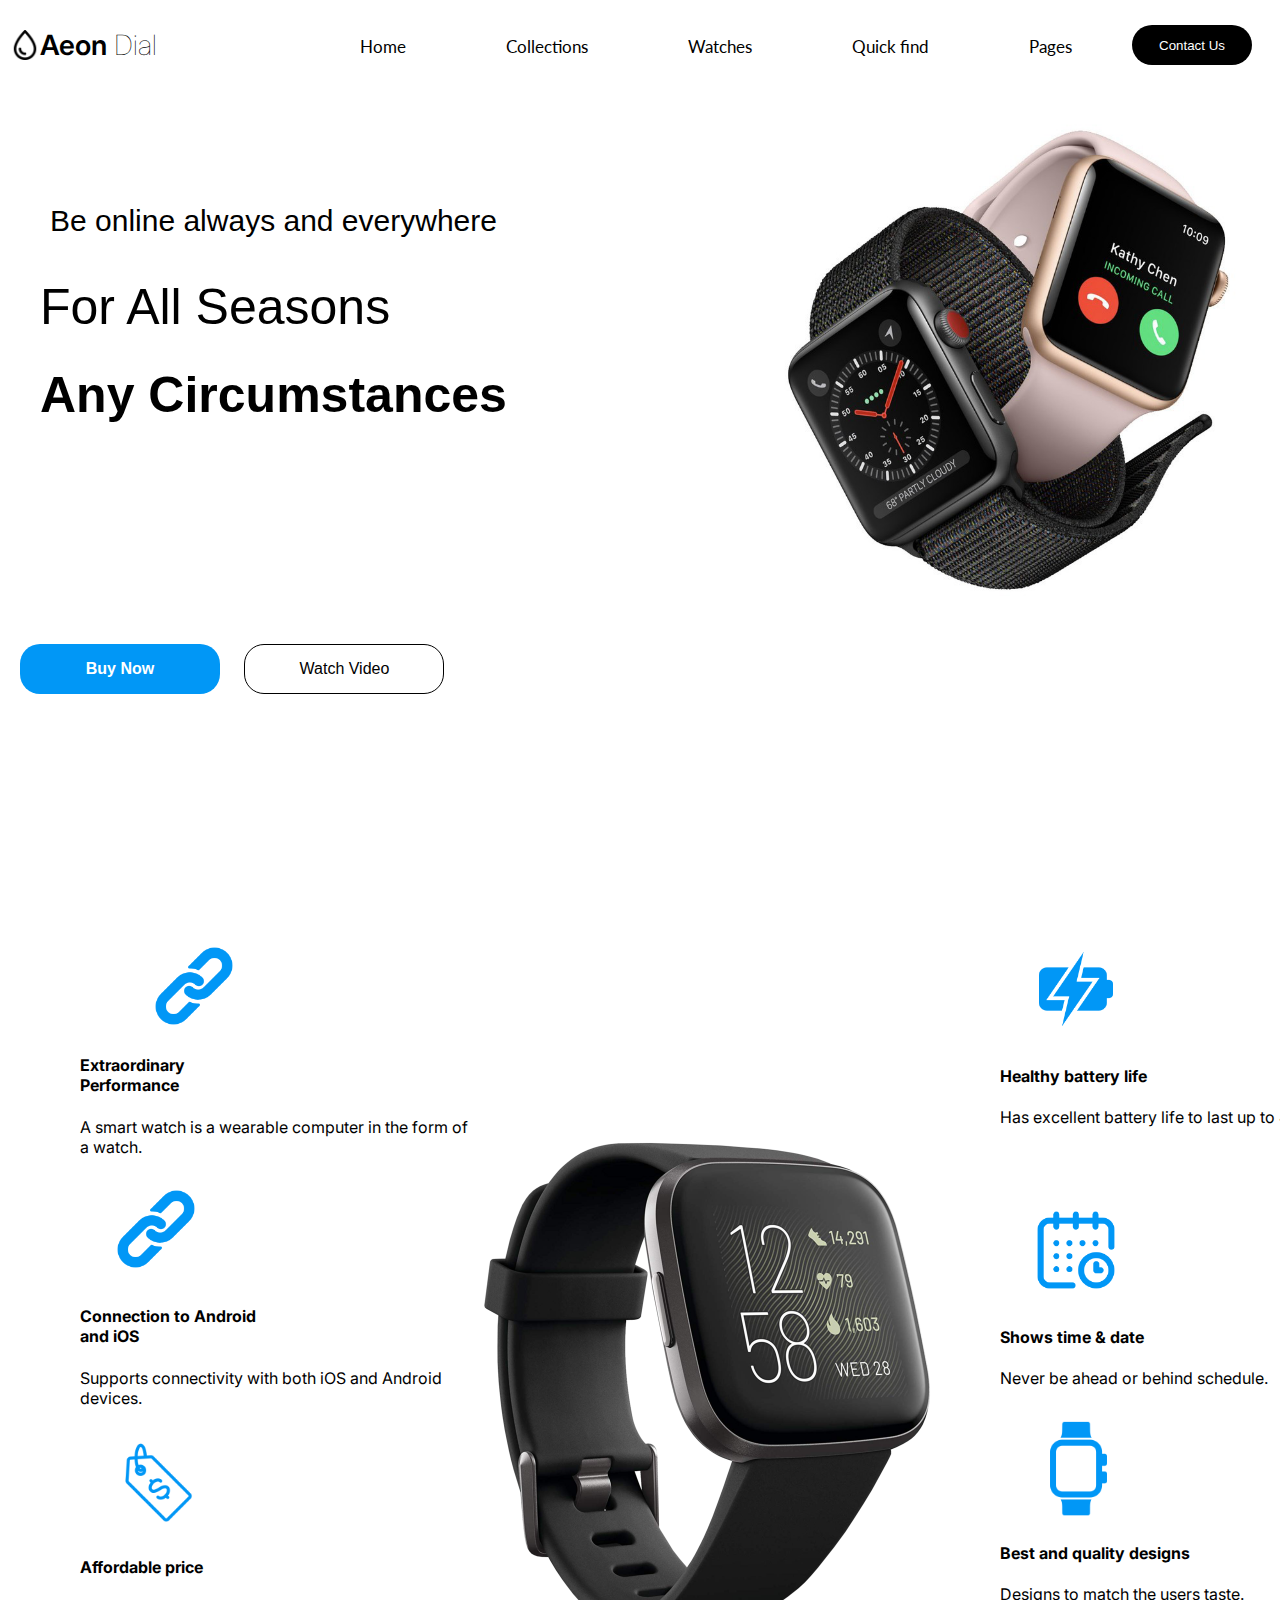
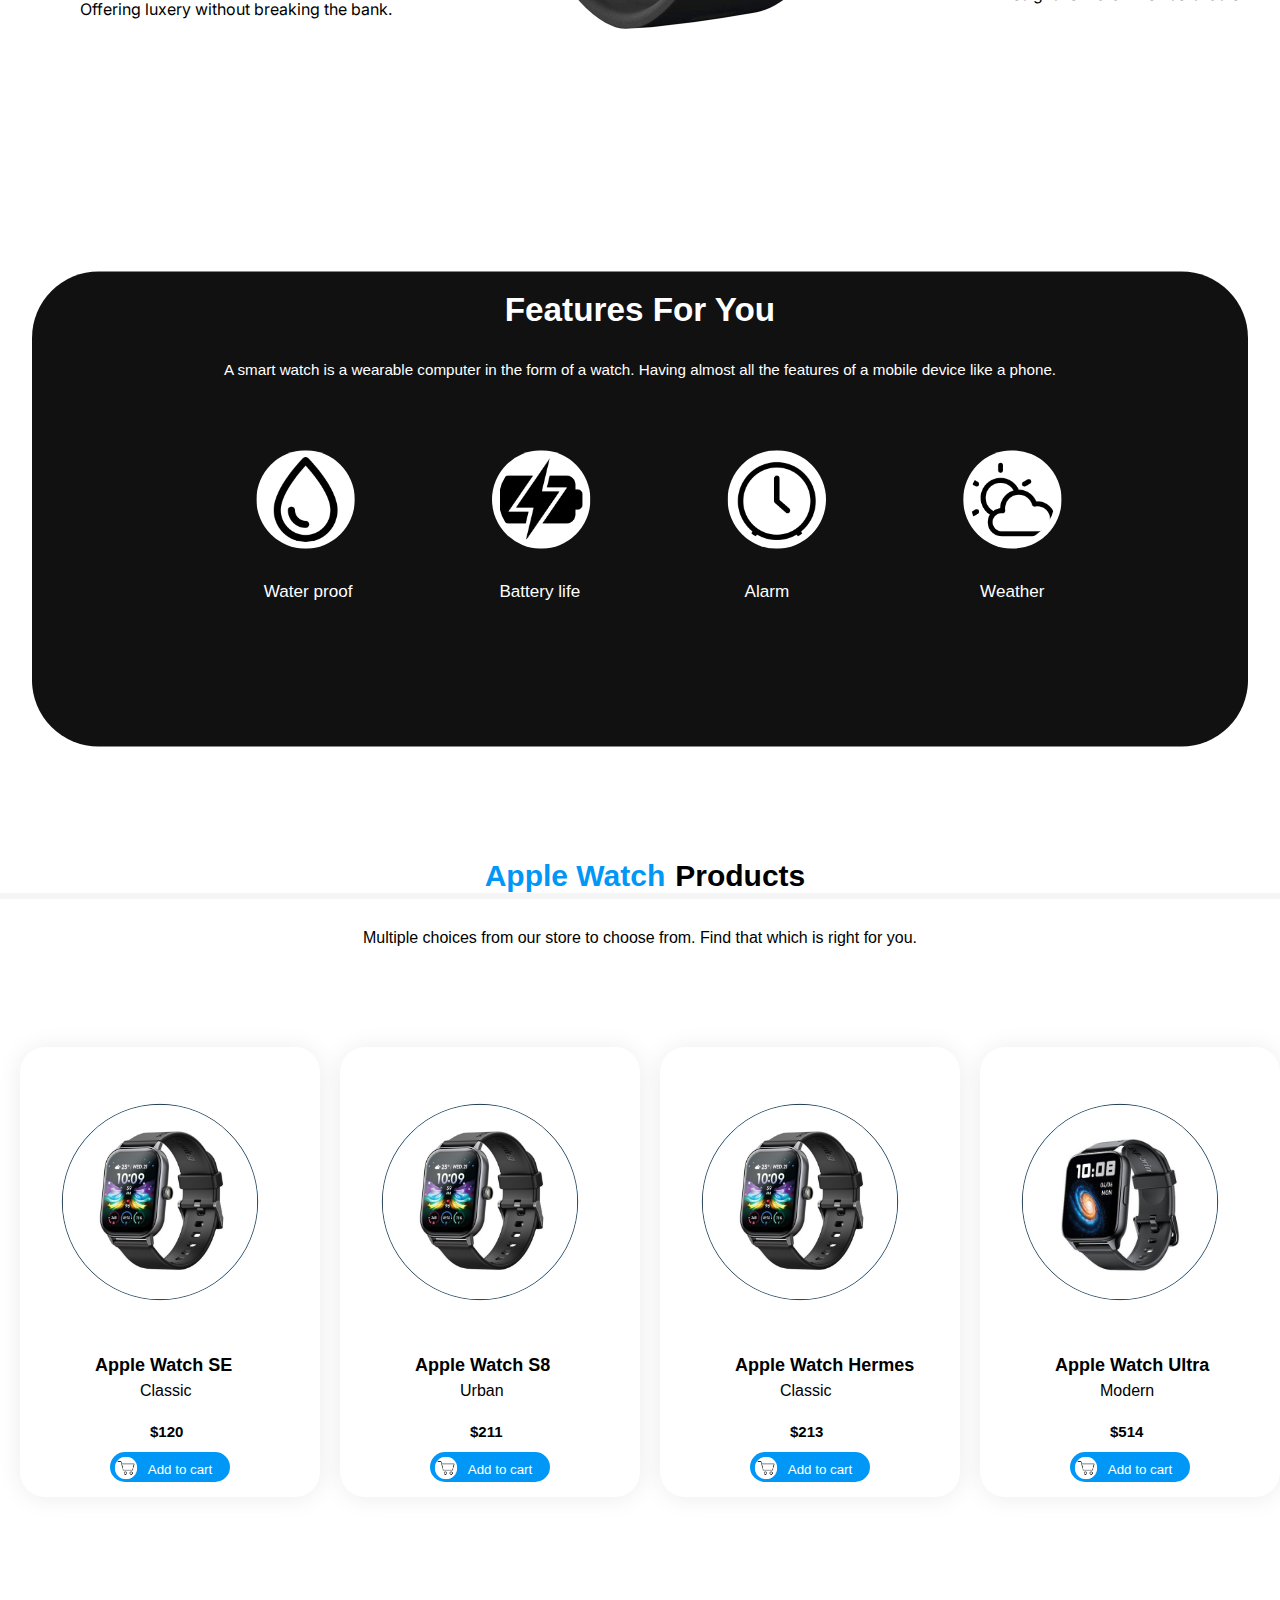
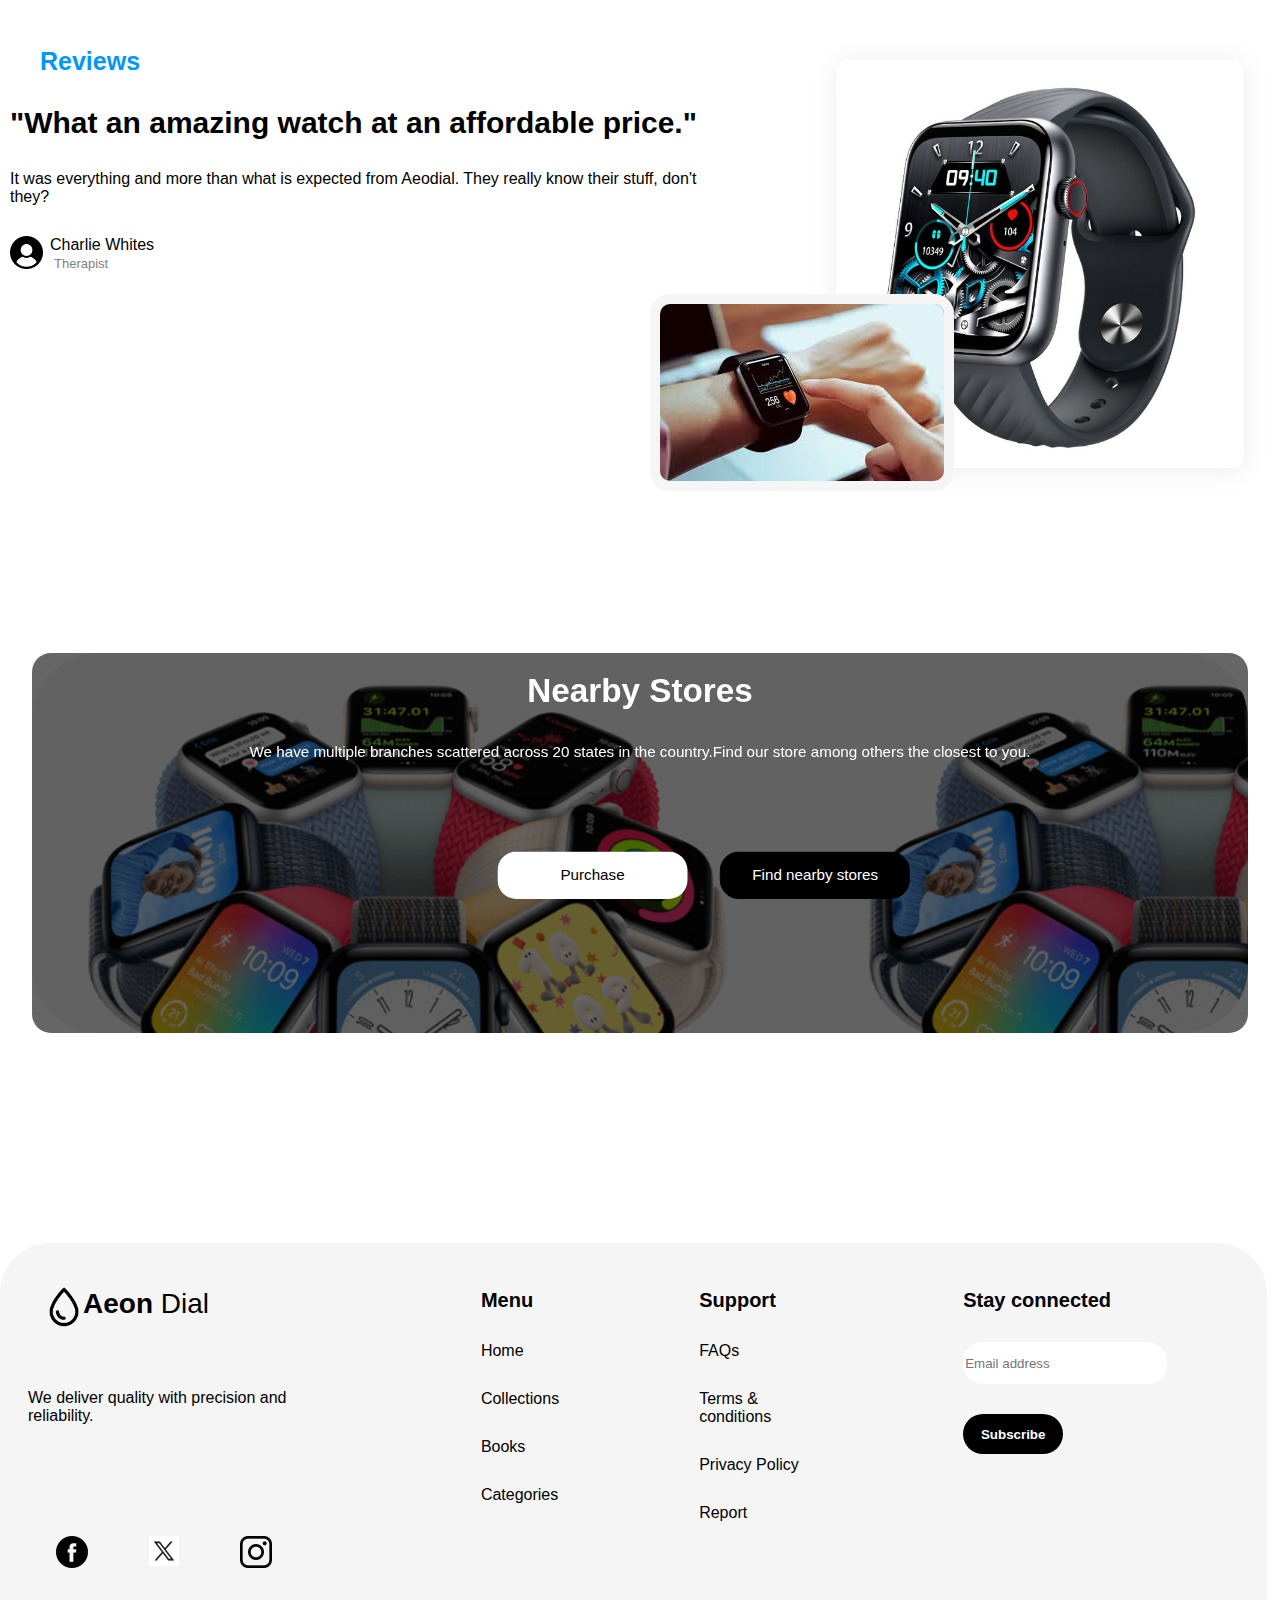
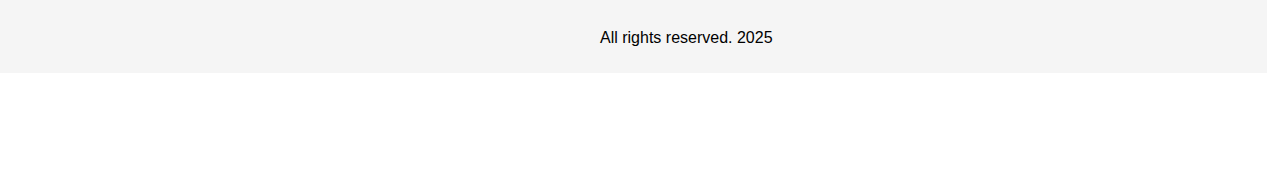
<file: index.html>
<!DOCTYPE html>
<html lang="en">

<head>
    <!-- Google tag (gtag.js) -->
<script async src="https://www.googletagmanager.com/gtag/js?id=G-0XL3SEFZ6S"></script>
<script>
  window.dataLayer = window.dataLayer || [];
  function gtag(){dataLayer.push(arguments);}
  gtag('js', new Date());

  gtag('config', 'G-0XL3SEFZ6S');
</script>
    <meta charset="UTF-8">
    <meta name="viewport" content="width=device-width, initial-scale=1.0">
    <title>Aeon Dial</title>
    <link rel="stylesheet" href="aeondial.css">
   <!--- <link
    rel="stylesheet"
    href="https://cdnjs.cloudflare.com/ajax/libs/animate.css/4.1.1/animate.min.css"
  />-->
  <link rel="preconnect" href="https://fonts.googleapis.com">
<link rel="preconnect" href="https://fonts.gstatic.com" crossorigin>
<link href="https://fonts.googleapis.com/css2?family=Inter:ital,opsz,wght@0,14..32,100..900;1,14..32,100..900&family=Lato:ital,wght@0,100;0,300;0,400;1,100;1,300;1,400;1,700;1,900&family=Manrope:wght@200..800&family=Nunito:ital,wght@0,200..1000;1,200..1000&family=Open+Sans:ital,wght@0,300..800;1,300..800&family=Poppins:ital,wght@0,100;0,200;0,300;0,400;0,500;0,600;0,700;0,800;0,900;1,100;1,200;1,300;1,400;1,500;1,600;1,700;1,800;1,900&family=Raleway:ital,wght@0,100..900;1,100..900&family=Roboto:ital,wght@0,100..900;1,100..900&display=swap" rel="stylesheet">

</head>

<body style="font-family: 'Segoe UI', Tahoma, Geneva, Verdana, sans-serif;">

    <!--Navigation Section-->
    <div class="navigationbar">
        <div class="logosection">
            <img src="aeondialimg/waterdrop.png" width="40px" id="logo">
            <p><span id="paraspan">Aeon</span> Dial</p>
        </div>
        <img src="aeondialimg/menu.jpg" width="40px" id="menu">
        <ul id="navitems">
            <li class="hideonmobile" onclick="window.location.href='index.html'">Home</li>
            <li class="hideonmobile" onclick="window.location.href='index.html'">Collections</li>
            <li class="hideonmobile" onclick="window.location.href='index.html'">Watches</li>
            <li class="hideonmobile" onclick="window.location.href='index.html'">Quick find</li>
            <li class="hideonmobile" onclick="window.location.href='index.html'">Pages</li>
               </ul>
               
        <button class="contactus">Contact Us</button>
        <img src="aeondialimg/vecteezy_shopping-cart-icon-vector-design-templates_8133644.jpg" width="70px"
            id="carticon" onclick="window.location.href='cart.html'">
        <span id="countcartitems">0</span>

    </div>
<!--Side navigation-->
<div id="move">
 <div id="sidenav">
 <div class="sidebar" id="side">
    <span id="x">+</span>
     <ul id="sidebar-items">
            <li class="white" onclick="window.location.href='index.html'">Home</li>
            <li class="white" onclick="window.location.href='index.html'">Collections</li>
            <li onclick="window.location.href='index.html'">Watches</li>
            <li onclick="window.location.href='index.html'">Quick find</li>
            <li onclick="window.location.href='index.html'">Pages</li>
        </ul>

        <!--<ul id="sidesocial">
             <li onclick="window.location.href='www.facebook.com'"><img src="aeondialimg/facebook.png" alt=""></li>
            <li onclick="window.location.href='www.x.com'"><img src="aeondialimg/x.jpg" width="60px"></li>
            <li onclick="window.location.href='www.instagram.com'"><img src="aeondialimg/instagram.png" alt=""></li>
        </ul>-->
 </div>
 </div>
 </div>
    <!--Hero section-->

    <div class="herosection">
<div id="paragraphs">
     <p1 class="animate__animated animate__fadeInLeft">Be online always and everywhere</p1>
        <p2 class="animate__animated animate__fadeInRight">For All Seasons</p2>
        <p3 class="animate__animated animate__fadeIn">Any Circumstances</p3>

</div>
       <div  id="firstwatch">
        <img src="aeondialimg/watchband.png" alt="" class="animate__animated animate__fadeInDown">
        <!-- <img id="secondwatch" src="aeondialimg/watchesdisplay.png" alt="" class="displaywatches">-->
       </div>
    <div class="buttonz">
        <button class="purchase" onclick="window.location.href='index.html'">Buy Now</button>
        <button class="watchvid" onclick="window.location.href='index.html'">Watch Video</button>
    </div>
    </div>

    <!--Showing Specs-->
    <div class="specss">
        <img src="aeondialimg/Smartwatch-PNG-Free-Download.png" alt="" id="centerimage">

        <div class="specs" id="one">
            <img src="aeondialimg/link (1).png" alt="">
            </img>
            <h4>Extraordinary Performance</h4>
            <p>A smart watch is a wearable computer in the form of a watch.</p>

        </div>
        <div class="specs" id="two">
            <img src="aeondialimg/battery-charge (1).png" alt="">

            </img>
            <h4>Healthy battery life</h4>
            <p>Has excellent battery life to last up to 46hrs.</p>
        </div>
        <div class="specs" id="three">
            <img src="aeondialimg/link (1).png" alt="">

            </img>
            <h4>Connection to Android and iOS</h4>
            <p>Supports connectivity with both iOS and Android devices.</p>

        </div>
        <div class="specs" id="four">
            <img src="aeondialimg/calendar.png" alt="">
            </img>
            <h4>Shows time & date</h4>
            <p>Never be ahead or behind schedule.</p>

        </div>
        <div class="specs" id="five">
            <img src="aeondialimg/money.png" alt="">
            </img>
            <h4>Affordable price</h4>
            <p>Offering luxery without breaking the bank.</p>


        </div>
        <div class="specs" id="six">
            <img src="aeondialimg/smart-watch.png" alt="">
            </img>
            <h4>Best and quality designs</h4>
            <p>Designs to match the users taste.</p>

        </div>


    </div>

    <!--Features card-->
    <div class="featurescard">
        <h3>Features For You</h3>
        <p4>A smart watch is a wearable computer in the form of a watch.
            Having almost all the features of a mobile device like a phone.
        </p4>

        <ul class="featureslist">
            <li>
                <p>Water proof</p><img src="aeondialimg/waterdrop.png" alt="">
            </li>
            <li>
                <p>Battery life</p><img src="aeondialimg/battery-charge.png" alt="">
            </li>
            <li>
                <p id="moving">Alarm</p><img src="aeondialimg/alarm.png">
            </li>
            <li>
                <p id="moving">Weather</p><img src="aeondialimg/cloudy.png">
            </li>
        </ul>
    </div>

    <!--Products-->
    <div class="products">
        <h3>Apple Watch <span id="blue">Products</span></h3>
        <p5>Multiple choices from our store to choose from.
            Find that which is right for you.      </p5>

        <div class="displayproducts">
            <ul>
                <li>
                    <div class="card">
                        <img class="cartadder" src="aeondialimg/smartwatch1.jpg" alt="">
                        <p class="title">Apple Watch SE</p>
                        <p class="type">Classic</p>
                        <p class="price">$120</p>
                        <button id="addtocart" onclick="addToCart('Apple Watch SE', 120, 'aeondialimg/smartwatch1.jpg' )"><img src="aeondialimg/231_-_1_-_Cart.jpg" width="32px">Add to
                            cart</button>
                    </div>
                </li>
                <li>
                    <div class="card">
                        <img class="cartadder" src="aeondialimg/smartwatch1.jpg" alt="">
                        <p class="title">Apple Watch S8</p>
                        <p class="type">Urban</p>
                        <p class="price">$211</p>
                        <button id="addtocart" onclick="addToCart('Apple Watch S8', 211, 'aeondialimg/smartwatch1.jpg')"><img src="aeondialimg/231_-_1_-_Cart.jpg" width="32px">Add to
                            cart</button>
                    </div>
                </li>
                <li>
                    <div class="card">
                        <img class="cartadder" src="aeondialimg/smartwatch1.jpg" alt="">
                        <p class="title">Apple Watch Hermes</p>
                        <p class="type">Classic</p>
                        <p class="price">$213</p>
                        <button id="addtocart" onclick="addToCart('Apple Watch Hermes',213, 'aeondialimg/smartwatch1.jpg' )"><img src="aeondialimg/231_-_1_-_Cart.jpg" width="32px">Add to
                            cart</button>
                    </div>
                </li>
                <li>
                    <div class="card">
                        <img class="cartadder" src="aeondialimg/smartwatch5.jpg" alt="">
                        <p class="title">Apple Watch Ultra</p>
                        <p class="type">Modern</p>
                        <p class="price">$514</p>
                        <button id="addtocart" onclick="addToCart('Apple Watch Ultra', 514, 'aeondialimg/smartwatch1.jpg' )"><img  src="aeondialimg/231_-_1_-_Cart.jpg" width="32px">Add to
                            cart</button>
                    </div>
                </li>
            </ul>
        </div>
    </div>

    <!--Reviews-->
    <div class="reviews">
        <p>Reviews</p>
        <h3>"What an amazing watch at an affordable price."</h3>
        <p2>
        It was everything and more than what is expected from Aeodial.
        They really know their stuff, don't they?
        </p2>
        <section>
            <img src="aeondialimg/user-3296.png" width="32px">
            <span>Charlie Whites</span>
            <p3>Therapist</p3>
        </section>
        <img src="aeondialimg/watchpreview.jpg" alt="" id="person">
        <img src="aeondialimg/smartwatch2.jpg" alt="" id="thewatch">
    </div>

    <!--Stores-->
    <div class="stores">
        <h3>Nearby Stores</h3>
        <p>
           We have multiple branches scattered across 20 states in the country.
           <span id="break"> Find our store among others the closest to you.</span></p>

        <button class="buy">Purchase</button>
        <button class="places">Find nearby stores</button>
    </div>

    <!--Footer-->

    <div class="footer">
        <div class="footerlogosection">
            <img src="aeondialimg/waterdrop.png" alt="" id="footerlogo">
            <p><span id="footer-paraspan">Aeon</span> Dial</p>
        </div>

        <p class="p">We deliver quality with precision and reliability.</p>

        <ul class="socials">
            <li><img src="aeondialimg/facebook.png" alt=""></li>
            <li><img src="aeondialimg/x.jpg" width="60px"></li>
            <li><img src="aeondialimg/instagram.png" alt=""></li>
        </ul>

        <ul class="column-one">
            <li id="head1">Menu</li>
            <li>Home</li>
            <li>Collections</li>
            <li>Books</li>
            <li>Categories</li>
        </ul>

        <ul class="column-two">
            <li id="head2">Support</li>
            <li>FAQs</li>
            <li>Terms & conditions</li>
            <li>Privacy Policy</li>
            <li>Report</li>
        </ul>

        <ul class="column-three">
            <li id="head3">Stay connected</li>
            <li><input type="text" placeholder="Email address"></li>
            <li><button id="subscribe">Subscribe</button></li>
        </ul>

        <p class="rights">All rights reserved. 2025</p>

    </div>

    
    
<script src="aeondial.js"></script>
<script>
    // for sidebar menu
   const sidebar= document.getElementById("side")
   const openMenu= document.getElementById("menu")
   const closeMenu= document.getElementById("x")

   openMenu.addEventListener("click", function(){
  sidebar.style.transform="translate(0px)"

})
closeMenu.addEventListener("click", function(){
  sidebar.style.transform="translate(310px)"
})

//const navbar= document.querySelector(".navigationbar")
navbar.addEventListener("click", function(){
  sidebar.style.transform="translate(0px)"
})
</script>
</body>

</html>
</file>
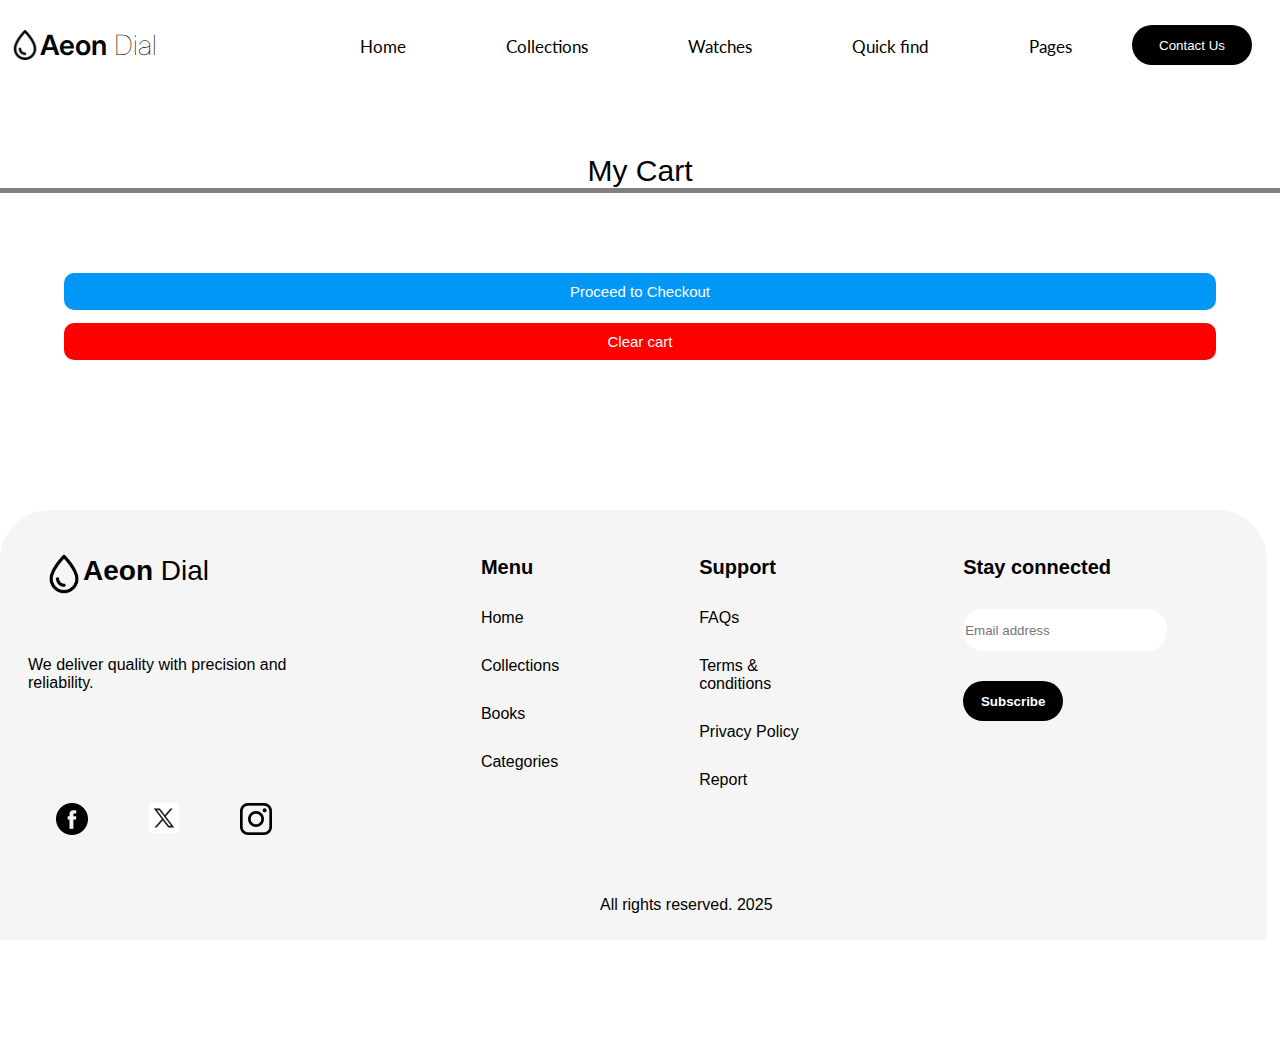
<file: cart.html>
<!DOCTYPE html>
<html lang="en">

<head>
    <meta charset="UTF-8">
    <meta name="viewport" content="width=device-width, initial-scale=1.0">
    <title>Shopping Cart</title>
    <link rel="stylesheet" href="aeondial.css">
    <link rel="stylesheet" href="cart.css">
    <link rel="preconnect" href="https://fonts.googleapis.com">
    <link rel="preconnect" href="https://fonts.gstatic.com" crossorigin>
    <link
        href="https://fonts.googleapis.com/css2?family=Inter:ital,opsz,wght@0,14..32,100..900;1,14..32,100..900&family=Lato:ital,wght@0,100;0,300;0,400;1,100;1,300;1,400;1,700;1,900&family=Manrope:wght@200..800&family=Nunito:ital,wght@0,200..1000;1,200..1000&family=Open+Sans:ital,wght@0,300..800;1,300..800&family=Poppins:ital,wght@0,100;0,200;0,300;0,400;0,500;0,600;0,700;0,800;0,900;1,100;1,200;1,300;1,400;1,500;1,600;1,700;1,800;1,900&family=Raleway:ital,wght@0,100..900;1,100..900&family=Roboto:ital,wght@0,100..900;1,100..900&display=swap"
        rel="stylesheet">

</head>

<body>

    <body style="font-family: 'Segoe UI', Tahoma, Geneva, Verdana, sans-serif;">

        <!--Navigation Section-->
        <div class="navigationbar">
            <div class="logosection">
                <img src="aeondialimg/waterdrop.png" width="40px" id="logo">
                <p><span id="paraspan">Aeon</span> Dial</p>
            </div>
            <img src="aeondialimg/menu.jpg" width="40px" id="menu">
            <ul id="navitems">
                <li class="hideonmobile">Home</li>
                <li class="hideonmobile">Collections</li>
                <li class="hideonmobile">Watches</li>
                <li class="hideonmobile">Quick find</li>
                <li class="hideonmobile">Pages</li>
            </ul>

            <button class="contactus">Contact Us</button>
            <img src="aeondialimg/vecteezy_shopping-cart-icon-vector-design-templates_8133644.jpg" width="70px"
                id="carticon" onclick="window.location.href='cart.html'">
            <span id="countcartitems" style="display:none">0</span>

        </div>
        <!--Side navigation-->
        <div id="move">
 <div id="sidenav">
 <div class="sidebar" id="side">
    <span id="x">+</span>
     <ul id="sidebar-items">
            <li class="white" onclick="window.location.href='index.html'">Home</li>
            <li class="white" onclick="window.location.href='index.html'">Collections</li>
            <li onclick="window.location.href='index.html'">Watches</li>
            <li onclick="window.location.href='index.html'">Quick find</li>
            <li onclick="window.location.href='index.html'">Pages</li>
        </ul>

        <ul id="sidesocial">
             <li onclick="window.location.href='www.facebook.com'"><img src="aeondialimg/facebook.png" alt=""></li>
            <li onclick="window.location.href='www.x.com'"><img src="aeondialimg/x.jpg" width="60px"></li>
            <li onclick="window.location.href='www.instagram.com'"><img src="aeondialimg/instagram.png" alt=""></li>
        </ul>
 </div>
 </div>
 </div>

        <h5>My Cart</h5>
        <div id="cartitems">

        </div>
        <div id="checkoutdiv">
            <button class="proceed">Proceed to Checkout</button>
            <button id="emptycart">Clear cart</button>
        </div>

        <!--Footer-->
        <div class="footer">
            <div class="footerlogosection">
                <img src="aeondialimg/waterdrop.png" alt="" id="footerlogo">
                <p><span id="footer-paraspan">Aeon</span> Dial</p>
            </div>

            <p class="p">We deliver quality with precision and reliability.</p>

            <ul class="socials">
                <li><img src="aeondialimg/facebook.png" alt=""></li>
                <li><img src="aeondialimg/x.jpg" width="60px"></li>
                <li><img src="aeondialimg/instagram.png" alt=""></li>
            </ul>

            <ul class="column-one">
                <li id="head1">Menu</li>
                <li>Home</li>
                <li>Collections</li>
                <li>Books</li>
                <li>Categories</li>
            </ul>

            <ul class="column-two">
                <li id="head2">Support</li>
                <li>FAQs</li>
                <li>Terms & conditions</li>
                <li>Privacy Policy</li>
                <li>Report</li>
            </ul>

            <ul class="column-three">
                <li id="head3">Stay connected</li>
                <li><input type="text" placeholder="Email address"></li>
                <li><button id="subscribe">Subscribe</button></li>
            </ul>

            <p class="rights">All rights reserved. 2025</p>

        </div>
        <script src="aeondial.js"></script>
        <script>
            // for sidebar menu
            const sidebar = document.getElementById("side")
            const openMenu = document.getElementById("menu")
            const closeMenu = document.getElementById("x")

            openMenu.addEventListener("click", function () {
                sidebar.style.transform = "translate(0px)"

            })
            closeMenu.addEventListener("click", function () {
                sidebar.style.transform = "translate(310px)"
            })

            const navbar = document.querySelector(".navigationbar")
            navbar.addEventListener("click", function () {
                sidebar.style.transform = "translate(0px)"
            })

            //Load cart from local storage
            const cart = JSON.parse(localStorage.getItem("cart")) || []
            const cartContainer = document.getElementById("cartitems")
            const total = document.getElementById("total")

            if (cart) {
                cart.forEach(item => {
                    const div = document.createElement("div")
                    div.classList.add('cartitem')
                    div.innerHTML =
                        `<div class="itembox"> 
            <img width = "40px" src= ${item.image}></img>
            <p>${item.name} - $${item.price.toFixed(2)}</p>
          <div class="control">
    <div class="number-control">
        <button class="decreasebtn">-</button>
        <span class="numberdisplay">${item.qty}</span>
        <button class="increasebtn">+</button>
        <span style="display:none" class="baseprice">${item.price.toFixed(2)}</span>
        <div class="totalprice"><span class="sub">Sub-total:</span>$${item.price.toFixed(2)}</div>
    </div>
</div>
<span class= "close">+</span>
</div>
            `
                    cartContainer.appendChild(div)

                    document.querySelectorAll(".cartitem").forEach(deletebtn => {
                        const deleteitem = deletebtn.querySelector(".close")
                        const oneitem = document.querySelector('.cartitem')

                        deleteitem.addEventListener("click", function () {

                            oneitem.innerHTML = ''

                        })

                    })
                })
            } else {
                let innerHTMLOfCart = '<p>Your cart is empty. Kindly go to the hompage to get started.</p>'
                cartContainer.innerHTML = innerHTMLOfCart
            }



            //Loop through the cart and display the items
            /* cart.forEach(item => {
                 const div= document.createElement("div")
                 div.classList.add('cartitem')
                 div.innerHTML=
                 `<div class="itembox"> 
                 <img width = "40px" src= ${item.image}></img>
                 <p>${item.name} - $${item.price.toFixed(2)}</p>
               <div class="control">
         <div class="number-control">
             <button class="decreasebtn">-</button>
             <span class="numberdisplay">${item.qty}</span>
             <button class="increasebtn">+</button>
             <span style="display:none" class="baseprice">${item.price.toFixed(2)}</span>
             <div class="totalprice"><span class="sub">Sub-total:</span>$${item.price.toFixed(2)}</div>
         </div>
     </div>
     <span class= "close">+</span>
     </div>
                 `
                 cartContainer.appendChild(div)
                 
      document.querySelectorAll(".cartitem").forEach(deletebtn =>{
        const deleteitem = deletebtn.querySelector(".close")
        const oneitem= document.querySelector('.cartitem')
     
         deleteitem.addEventListener("click", function(){
         
             oneitem.innerHTML=''
         
      })
     
             })
      })
      */
            document.addEventListener("DOMContentLoaded", function () {
                const pricedisplay = control.querySelector(".baseprice")

            })
            const emptycart = document.getElementById("emptycart")
            emptycart.addEventListener("click", empty)
            function empty() {
                document.querySelector('.cartitem').innerHTML = ''
                localStorage.removeItem("cart") || localStorage.clear()
                window.location.href = "cart.html"
            }


        </script>
        <script src="cart.js"></script>
    </body>

</html>
</file>
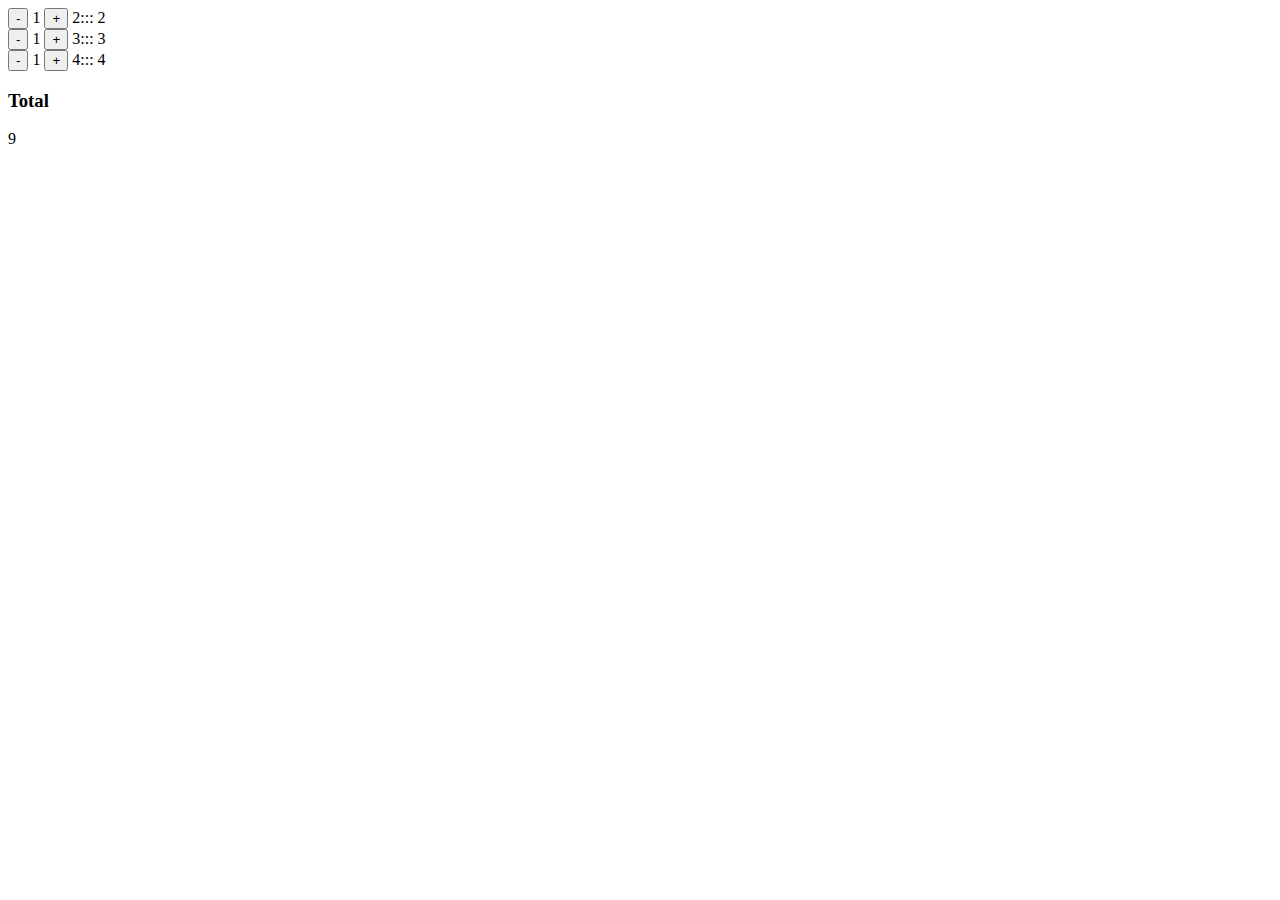
<file: test.html>
<!DOCTYPE html>
<html lang="en">

<head>
    <meta charset="UTF-8">
    <meta name="viewport" content="width=device-width, initial-scale=1.0">
    <title>Document</title>
</head>

<body>
<div class="control">
    <div class="number-control">
        <button class="decreasebtn">-</button>
        <span class="numberdisplay">1</span>
        <button class="increasebtn">+</button>
        <span class="baseprice">2</span>:::
         <span class="totalprice">2</span>
    </div>
</div>

<div class="control">
    <div class="number-control">
        <button class="decreasebtn">-</button>
        <span class="numberdisplay">1</span>
        <button class="increasebtn">+</button>
        <span class="baseprice">3</span>:::
         <span class="totalprice">3</span>
    </div>
</div>

<div class="control">
    <div class="number-control">
        <button class="decreasebtn">-</button>
        <span class="numberdisplay">1</span>
        <button class="increasebtn">+</button>
        <span class="baseprice">4</span>:::
        <span class="totalprice">4</span>
    </div>
</div>

<div class="total">
    <h3>Total</h3><span id="total">0</span>
</div>
    <script>
        const totalgranddisplay =document.getElementById("total")
        let grandtotal= 0
function updateGrandTotal(){
    
    document.querySelectorAll(".control").forEach(control => {
        const totalPrice = parseInt(control.querySelector(".totalprice").textContent)
        grandtotal += totalPrice
    });
    totalgranddisplay.textContent= grandtotal
}

console.log(totalgranddisplay.innerHTML)
        document.querySelectorAll(".number-control").forEach(control => {
            const decreasebtn = control.querySelector(".decreasebtn")
            const increasebtn = control.querySelector(".increasebtn")
            const pricedisplay = control.querySelector(".baseprice")
            const quantitydisplay = control.querySelector(".numberdisplay")
            const totalpricedisplay= control.querySelector(".totalprice")

        
            const baseprice = parseInt(pricedisplay.textContent)
           let quantity = 1
           const updateDisplay= () =>{
            quantitydisplay.textContent = quantity
           const totalprice= quantity * baseprice
            totalpricedisplay.textContent = totalprice
            updateGrandTotal()
           }
            decreasebtn.addEventListener("click", function () {
                if (quantity > 1) {
                    quantity--
                    updateDisplay()

                }
            })
            increasebtn.addEventListener("click", function () {
                quantity++
                updateDisplay()
            })
        })



updateGrandTotal()


        /*
         document.querySelectorAll(".number-control").forEach(control => {
                    const quantitydisplay = control.querySelector(".numberdisplay")
                    const decreasebtn= control.querySelector(".decreasebtn")
                   const increasebtn= control.querySelector(".increasebtn")
                     const pricedisplay=control.querySelector(".amount")
                   
                     let value = 1
                   const incremnetVal= parseInt(pricedisplay.textContent)
                   let currentcount= parseInt(quantitydisplay.textContent)
        
                     decreasebtn.addEventListener("click", function(){
                        if(value > 1){
                        value--;
                        quantitydisplay.textContent= value
                        
                        }
                     })
        increasebtn.addEventListener("click", function(){
                        value++
                        quantitydisplay.textContent= value
                      
                     })
                })
        */


    </script>

</body>

</html>
</file>
<file: aeondial.css>
html, body{
  scroll-behavior: smooth;
  width: 100%;
  height: 100%;
  margin: 0;
  padding: 0;
  font-family: Manrope;
}

.navigationbar{
  display: flex;
  flex-direction: row;
 margin-right: 20px;
  width: 100%;
}

#navitems{
  display: flex;
  transform: translate(270px)
}
#navitems li{
  display: block;
  margin-right: 100px;
  font-size: 17px;
  transform: translateY(20px);
  font-family:Lato
}


.navigationbar button{
  display: block;
  height: 40px;
  width: 120px;
  padding: 10px;
  border-radius: 20px;
  border: none;
  color: white;
  background-color: black;
  transform: translate(230px, 25px);
  transition: 0.3s ease
}
.navigationbar button:hover{
  border: 1px solid black;
  color: black;
  background: white
}
#carticon{
  display: block;
  height: 70px;
  transform: translate(260px, 10px) scale(0.5);
  border: 2px solid;
  border-radius: 50%;
  transition: 0.3s ease
}

#carticon:hover{
  background: black;
  
}
#countcartitems{
  background-color: red;
  height: 30px;
  width: 30px;
 padding: 10px;
  border-radius: 50%;
  display: flex;
  justify-content: center;
  align-items: center;
  transform:translate(215px,33px) scale(0.4);
  font-size: 25px;
  font-family: sans;
  
}


.logosection{
  display: flex;
  flex-direction: row;
  transform: translateY(20px);
  font-family:Inter
}


#logo{
  width: 50px;
  height: 50px;
  scale: 0.6
}



.logosection p{
  font-weight: 100;
  font-size: 28px;
  position: absolute;
  width: 250px;
  transform: translate(40px,-20px);
  font-family: 
}
.logosection span{
  font-weight: 600
}

#side{
  transition: 0.3s ease;
  transform: translate(310px)
}
.sidebar{
  flex-direction: column;
  background: black;
  color: white;
  width: 300px;
  height: 120vh;
  padding: 5px;
z-index: 1;
  right: 0;
  top: 0;
  transition:0.6s ease;
position: absolute;
  display: none;
  
}
#menu{
  display: none
}
.sidebar ul{
 font-size: 20px;
  font-weight: 200
}
.sidebar li{
  display: block;
  margin-bottom: 20px;
  transform: translate(0px, 0px)
}

.sidebar #sidesocial{
  display: flex;
  scale: 0.3
}
#sidesocial li{
  display: block;
  background: white;
  margin-right: 120px;
  border-radius: 10px;
  transform: translate(-120px, 20px)
}


.white{
  background: white;
  width: 230px;
  color: black;
  padding: 5px;
  border-radius: 20px;
  transform: translate(-20px);
  display: flex;
  font-weight: 600;
  padding-left: 10px
}
#menu{
  position: absolute
}
#x{
  transform:translate(-20px, 100px) rotate(45deg);
  display: flex;
  font-size: 40px;
}

.herosection p1{
  display: flex;
  transform: translate(30px,150px);
  font-size: 30px;
  font-weight: 100;
  
}


.herosection p2{
  display: flex;
  font-size: 50px;
    transform: translate(20px,170px);
  margin-top: 20px
}
.herosection p3{
  display: flex;
   font-size: 50px;
    transform: translate(20px,200px);
  font-weight: 600
}

 #centerimage{
 scale: 0.5;
   transform: translate(390px, -200px)
}
.specss{
 height: 850px;
  margin-top: 100px
}
.specs{
  transform: translateY(-1000px);
  font-family:Inter
}
.specs h4{
  width: 200px
}
#one{
  width: 400px;
  transform: translate(80px, -1100px)
}
#one img{
  transform: translate(50px,20px) scale(0.6)
}
#two{
   width: 400px;
  transform: translate(1000px, -1360px)
}
#two img{
  scale: 0.6;
  transform: translate(20px, 20px)
}

#three{
   width: 400px;
  transform: translate(80px, -1350px)
}

#three img{
  scale: 0.6;
  transform: translate(20px, 20px)
}

#four{
   width: 350px;
  transform: translate(1000px, -1600px)
}
#four img{
  scale: 0.6;
  transform:  translate(20px, 20px)
}

#five{
 width: 400px;
  transform: translate(80px, -1600px)
   
}

#five img{
  scale: 0.73;
  transform:  translate(20px, 20px)
}
#six{
 width: 350px;
  transform: translate(1000px, -1845px)
   
}
#six img{
  scale: 0.73;
  transform:  translate(20px, 20px)
 
}


.herosection img{
  display: flex;
  transform: translate(120px,-080px) scale(0.8);
  
}
#paragraphs{
  transform: translate(20px, -20px)
}
//#paragraphs p3{
  transform: translateY(10px)
}
#firstwatch{
  transform:  translate(530px,-220px) scale(0.8);
  width: 640px
}
.play{
  display: flex;
 
}

.herosection button{
  width: 200px;
  height: 50px;
  padding: 0px;
 font-size: 16px;
  font-family: 'Segoe UI', Tahoma, Geneva, Verdana, sans-serif;
  background-color: white;
  color: black;
  border-radius: 20px;
  border: 1px solid black;
  margin-right: 20px;
  transform: translate(20px, -400px);
  transition: 0.3s ease
}
.herosection{
  height: 800px
}

.herosection .purchase{
  background-color: #0197f6;
  color: white;
  border: none;
  font-weight: 600;
  transition: 0.3s ease
}
.purchase:hover{
  color: #0197f6;
  background: white;
  border: 1px solid
}
.watchvid:hover{
  color: #0197f6;
  background: white;
  border: 1px solid
}
.featurescard{
 background: #111;
  transform: scale(0.95);
  border-radius: 70px;
  height: 500px
}

.featurescard h3{
  display: flex;
  justify-content: center;
  font-size: 35px;
  color: white;
 transform: translateY(20px)
}
.featurescard p4{
  color: white;
  display: flex;
  justify-content: center;
  transform: translateY(20px)
} 

.featurescard ul{
  color: white;
  display: flex;
  justify-content: center;
  align-items: center;
  transform: translateY(200px)
}
.featurescard li{
  margin-right: 100px;
  transform: translate(50px);
  display: block;
  font-size: 18px;

}
.featurescard img:hover{
  transform:translateY(-200px) scale(0.6)
}

.featurescard img{
  background-color: white;
  transform: translateY(-200px) scale(0.7);
  border-radius: 50%;
  padding: 10px;
    transition: 0.3s ease
}
.featurescard p{
  transform: translate(30px)
}
#moving{
 transform: translate(40px)
}
.products h3{
  display: flex;
  justify-content: center;
  margin-top:100px;
  font-size: 30px;
  color: #0197f6;
  border-bottom: 6px solid whitesmoke
}
#blue{
 color: black;
  transform: translate(010px)
}

.products p5{
  display: flex;
  justify-content: center
}
.card{
  width: 300px;
  height: 450px;
  display: flex;
  flex-direction: column;
  justify-content: center;
  box-shadow: 0px 1px 25px rgba(0,0,0,0.08);
  margin-right: 20px;
  border-radius: 25px;
  line-height: 10px
  }
.displayproducts ul{
  display: flex;
  justify-content: center
}

.displayproducts li{
  display: block
}
.displayproducts img{
  transform: scale(0.7);
  margin-right: 20px;
  border:1px solid;
  border-radius: 50%;
  background: #0197f6
}
.products{
  margin-top:100px;
  margin-bottom: 150px
}

.displayproducts{
  margin-top: 100px
}

.card .title{
  font-weight: 600;
  transform: translate(75px);
  font-size: 18px;
  margin-bottom: 0px;
  width: 200px
}


.type{
  transform: translate(120px);
  width: 50px
}
.price{
  transform: translate(130px);
  font-size: 15px;
  font-weight: 600;
  width: 50px
}
.card button{
   display: block;
  height: 30px;
  width: 120px;
  padding: 10px;
  border-radius: 20px;
  border: none;
  color: white;
  background-color: #0197f6;
 transform: translate(90px);
  padding-left: 30px;
  justify-content: center
}
.card button img{
 display: flex;
  transform: translate(-30px, -10px) scale(0.7);
  position: absolute;
  border: none
}
.reviews{
  margin-bottom:-300px
}

.reviews p{
  font-size: 25px;
  transform: translate(40px);
  font-weight: 600;
  color:#0197f6;
  width: 100px
}
.reviews h3{
  transform: translate(10px);
  font-size: 30px
}
.reviews p2{
  max-width: 700px;
 display: flex;
  transform: translate(10px)
  
}
.reviews section {
 display: flex;
  flex-direction: row;
  width: 200px;
  transform: translate(10px, 30px);

}
.reviews section img{
  position: absolute;
  width: 33px
}
section p3{
  transform: translate(-60px, 20px);
  font-size: 13px;
  color:gray
}
section span{
  transform: translate(40px);
 
}
#person{
display: flex;
  transform: translate(650px, 70px);
 position: absolute;
  z-index: 1;
   border: 10px solid whitesmoke;
  border-radius: 20px
}
#thewatch{
  transform: translate(700px, -300px) scale(0.6);
  z-index: 0;
   box-shadow: 0px 3px 45px rgba(0,0,0,0.08);
  border-radius: 20px
}
.stores{
   background: #111;
  transform: scale(0.95);
  border-radius: 70px;
  height:400px;
  background-image: url("aeondialimg/watchesdisplay.png");
}
.stores::before{
   content: "";
  position: absolute;
  top:0;
  left: 0;
  width: 100%;
  height: 100%;
  background:rgba(0,0,0,0.6);
  border-radius: 20px
}

.stores h3{
  display: flex;
  justify-content: center;
  font-size: 35px;
  color: white;
 transform: translateY(20px) 
}

.stores p{
    color: white;
  display: flex;
  justify-content: center;
  transform: translateY(20px)
}
.buy, .places{
 width: 200px;
  height: 50px;
  padding: 0px;
 font-size: 16px;
  font-family: 'Segoe UI', Tahoma, Geneva, Verdana, sans-serif;
  background-color: white;
  color: black;
  border-radius: 20px;
  border: 1px solid black;
  margin-right: 30px;  
}
.places{
    transform: translate(490px, 100px);
  color: white;
  background-color: black;
  justify-content: center;
  transition: 0.3s ease
}


.places:hover{
   color: black;
  background-color: white;
}

.buy{
    transform: translate(490px, 100px);
  border: none;
  transition: 0.3s ease
}
.buy:hover{
   color: white;
  background-color: black;
}

button:hover{
  cursor: pointer
}

.footer{
  margin-top: 200px;
  background: whitesmoke;
  border-start-start-radius: 50px;
  border-start-end-radius: 50px;
  display: flex;
  height: 430px;
  position: absolute;
  margin-bottom: 100px;
  width: 99%
}

.footerlogosection{
  display:block
}
.footerlogosection img{
  transform: scale(0.3)
}

.footerlogosection p{
  font-weight: 100;
  transform: translate(83px, -115px);
  font-size: 28px
}
.footerlogosection span{
  font-weight: 600
}

.p{
  transform: translate(-100px, 130px)
}

.socials{
  display: flex;
 transform: translate(0px, 260px);
  position: absolute
}
.socials li{
  display: block;
  margin-right: 30px;
  scale: 0.5
} 
.rights{
  display: flex;
  position: absolute;
  transform: translate(600px, 370px)
}

.column-one, .column-two, .column-three{
 display: flex;
  flex-direction: column;
transform: translate(-00px,30px);
  font-weight: 600
}
.column-one li, .column-two li, .column-three li{
  display: block;
  font-weight: 200;
  margin-bottom: 30px;
  margin-right: 100px
}
#head1, #head2, #head3{
  font-weight: 600;
  font-size: 20px;
}
.footer input{
  width: 200px;
  height: 40px;
  border-radius: 20px;
  border:none
}
.footer button:hover{
   color: black;
  background-color: white;
}
.footer button{
  width: 100px;
  height: 40px;
  padding: 3px;
  border-radius: 20px;
  background: black;
  color: white;
 font-weight: 600;
  border:none;
  transition: 0.3s ease
}


@media(max-width:780px){
  .hideonmobile{
    color: white
  }
  .navigationbar{
    width: 100%;

  }
  .sidebar{
    display: flex; 
    position: fixed;
  }
 
  #navitems li{
    margin-right: -0px
  }
 html .contactus{
    transform:translate(530px, 25px);
    position: absolute;
  }
  
  #menu{
    right: 0;
    top: 26px;
    transform: translate(-10px) scale(0.8);
    border: 1px solid;
    border-radius: 50%;
    background: black;
    display: block;
    
  }
  
  .herosection p1{
    font-size: 20px
  }
  .herosection p2{
    font-size: 30px
  }
  .herosection p3{
    font-size: 35px
  }
  
  .herosection img{
    width: 440px;
  
  }
  #firstwatch{
    transform: translate(240px, -30px);
  }
  
  .herosection button{
    transform: translate(20px,-110px) scale(0.99)
  }
  #centerimage{
    width:900px;
    transform: translate(500px,-350px);
    
  }
 html .specss{
    margin-top:-180px;
    width: 810px;
 scale: 0.7;
   transform: translate(-250px);

  }
  
  #one{
    transform: translate(150px, -1150px)
  }
  #two{
     transform: translate(840px, -1415px);
    width: 340px
  }
  
  #four{
    width: 200px
  }
  #five{
    transform: translate(140px, -1500px)
  }
  #six{
    transform: translate(900px, -1750px);

  }
 #three{
    margin-left: 20px;
  }
  #four{
margin-right: 40px;
  }
  #five{
    margin-left: 20px;
  }
  .featurescard p4{
    width: 650px;
    transform: translate(80px)
  }
  .featurescard li{
    scale: 0.8;
    margin-right: 40px;
    transform: translate(10px)
  }
  
  
  .displayproducts ul{
    display: grid;
    grid-template-columns: repeat(2,1fr);
    transform: translate(20px);
    gap: 20px;
  }
  .displayproducts img{
   
  }
  .type,.price{
    margin-left:10px
  }
  .price{
    margin-top: 0px;
    margin-left: 5px;
  }
.cartadder{
    margin-left:20px;
  }
  .reviews{
    margin-bottom: 100px;
  
  }
  .reviews h3{
    width: 500px;
  }
  .reviews p2{
    width: 380px;
  }
  
  #thewatch{
   width: 400px;
 transform: translate(400px,-100px) ;
  }
  
  #person{
    transform: translate(200px,100px);
margin: 0px;
    animation: float 3s ease infinite
  }
  @keyframes float{
    0%{
margin-top: 0px;
    }
    50%{
      margin-top: 20px;
    }
    100%{
margin-top: 0px;
    }
  }
  
  .stores button{
    transform: translate(190px,80px)
  }
  .stores p{
    width: 500px;
     transform: translate(150px,0px)
  }
  .footer{
    width: 100%
  }
  
 .column-one, .column-two, .column-three{
 display: flex;
  flex-direction: column;
transform: translate(-70px,30px);
  font-weight: 600
}
.column-one li, .column-two li, .column-three li{
 font-size: 14px;
  margin-bottom: 20px;
  margin-right: 10px
} 
  
  .rights{
    display: flex;
    justify-content: center;
    transform: translate(350px, 370px)
  }
  input:focus{
    outline: none
  }
  
  
  #firstwatch{
    width: 400px
  }
  .column-three li{
    width: 140px
  }
  .column-three li input{
    width: 160px
  }
  
   html, body{
     margin: 0;
  padding: 0;
    max-width: 100%;
    position: relative;
    overflow-x: hidden
  }
}


@media(max-width:480px){
  .navigationbar{
     box-shadow: 0px 1px 25px rgba(0,0,0,0.08);
 z-index: 2;
 
  }
  html, body{
     margin: 0;
  padding: 0;
    max-width: 100%;
    position: relative;
    overflow-x: hidden
  }
  #navitems{
    margin-right:-300px;
  }
  .hideonmobile{
   visibility: hidden;
  }
  
  .logosection{
    transform: translate(140px,10px) scale(00.9)
  }
  .logosection #paraspan{
    margin-right:-8px
  }
  #carticon{
    transform: translate(-100px)scale(0.5)
  }
  #countcartitems{
    transform: translate(-150px,20px) scale(0.4)
  }
  #menu{
    transform: translate(-20px, -7px) scale(0.8)
  }
  
  #paragraphs{
    transform: translate(90px, 150px);
    line-height: 10px;
    font-family: Lato;
 
  }
  #paragraphs p1{
    font-size: 17px;
  }
  #paragraphs p2{
    font-size: 23px;
  }
  #paragraphs p3{
    font-size: 25px;
    margin-left: 10px;
  }
  #firstwatch{
    transform: translate(-70px, -90px) scale(0.65)
  }
  #paragraphs p2{
    width: 200px;
   margin-left: 50px
  }
  
  .herosection button{
    display: inline;
    justify-content: center;
    align-items: center;
    scale: 0.85;
    margin-right: 50px;
    margin-top: 60px;
    margin-left: 20px;
  }
  .buttonz{
    display: flex;
  }
 
  #sidenav li{
    font-size: 15px
  }
 html .specss{
    display: flex;
    flex-direction: column;
    padding-top: 500px;
  width: 710px;
    overflow: hidden;
    margin-top: -550px;
   height: 180vh;
  padding-top: 600px;
   margin-bottom: -340px
  }
  .specs{
    scale: 1.2;
   
  }

   #one{
    transform: translate(180px, -1250px);

  }
  .specs h4{
    font-size:19px
  }
 .specs p{
  font-size: 17px;
 }
  #one h4{
    justify-content: center;
    transform: translate(90px);
    width: 400px;

  }
  #one img{
    transform: translate( 130px, 20px) scale(0.5)
  }
  #one p{
    transform: translate(-20px);
    width: 500px
  }
  #two{
     transform: translate(190px, -1215px);
    width: 340px
  }
   #two h4{
    justify-content: center;
    transform: translate(90px);
    width: 400px
  }
  #two img{
    transform: translate( 160px, 20px) scale(01)
  }
  #two p{
    transform: translate(10px);
    width: 500px
  }
  #three{
     transform: translate(160px, -1165px);
    
  }
  
   #three h4{
    justify-content: center;
    transform: translate(80px);
    width: 400px
  }
  #three img{
    transform: translate(210px, 20px) scale(01)
  }
  #three p{
    transform: translate(10px);
    width: 500px
  }
  
  #four{
    width: 200px;
   transform: translate(150px, -720px);

  }
   #four h4{
    justify-content: center;
    transform: translate(130px);
    width: 400px
  }
  #four img{
    transform: translate(230px, 20px) scale(01)
  }
  #four p{
    transform: translate(70px);
    width: 500px
  }
  
  
  #five{
    transform: translate(115px, -690px)
  }
  
   #five h4{
    justify-content: center;
    transform: translate(180px);
    width: 400px
  }
  #five img{
    transform: translate(230px, 20px) scale(01)
  }
  #five p{
    transform: translate(75px);
    width: 500px
  }
  #six{
    transform: translate(140px, -620px);
padding-bottom: 100px;
  }
  
   #six h4{
    justify-content: center;
    transform: translate(130px);
    width: 400px
  }
  #six img{
    transform: translate( 210px, 20px) scale(01)
  }
  #six p{
    transform: translate(115px);
    width: 500px
  }
  .specss{
    padding-bottom: 170px;
  }
  #centerimage{
    transform: translate(-60px, 70px) scale(0.8)
  }
  .featurescard{
    height: 81vh;
    margin-top: 100px;
  }
  .featurescard ul{
   display:grid;
    grid-template-columns: repeat(2, 1fr);
    transform: translateY(100px)
  }
  .featurescard h3{
    width: 400px;
    margin-left: 20px;
    display: flex;
    justify-content: center;
    font-size: 25px;
    font-family: Lato;
  }
  .featurescard p4{
    width: 330px;
    font-size: 15px;
    margin-left: -20px;
  }
  .products p5{
    width: 400px;
    display: flex;
    justify-content: center;
    transform: translate(20px)
  }
  .products h3{
    width: 100%
  }
  .displayproducts ul{
    display: grid;
    grid-template-columns: repeat(2,1fr);
    transform: translate(-85px,-20px);
    gap: 20px;
  }
  .displayproducts li{
    margin-right: -260px;
    margin-top: -100px;
    width: 270px
  }
  .displayproducts .card{
    scale: 0.65;
    height: 440px
  }
  .displayproducts img{
    margin-left: 20px
  }
  .displayproducts button img{
    margin-left: 0px
  }
  .type{
    margin-left: 5px;
  }
  .price{
    margin-left: 0px;
  }
  .title{
    font-family: Inter;
    font-size:18px ;
  }
  .reviews p{
    border-bottom: 3px solid grey;
    width: 90%;
    
  }
  .reviews{
    margin-bottom: 0px;
    font-family:Lato
  }
  .reviews p{
    font-size: 20px
  }
  .reviews h3{
    font-size: 17px;
    width: 390px
  }
  #thewatch{
    scale: 0.6;
    transform: translate(140px, -100px);
    
  } 
  #person{
    scale: 0.6;
    transform: translate(0px, 210px);

  }
  .stores p{
    font-size: 14px;
    transform:translate(10px);
    width: 390px
  }
  
  .stores button{
    transform: translate(40px, 100px);
    width: 160px
      }
  
  .stores #break{
    display: flex;
    position: absolute;
    transform: translate(-20px,60px)
  }
  .stores h3{
  scale:0.96;
    font-family:Inter
  }
  .footer{
    width: 100%;
    overflow: hidden;
    height: 110vh
  }
  .footer .footerlogosection{
  transform:translate(65px);
  }
  .footerlogosection p{
    font-size: 25px;
  }
  .footerlogosection img{
    margin-top: -10px;
    scale: 0.90;
    transform: translate(0px, -9px) scale(0.3);
  }
  .footer .p{
    font-size: 13px;
    display: flex;
    justify-content: center;
    transform: translate(50px, 90px);
    position: absolute 
  }
  .column-one{
    transform: translate(-130px,200px)
  }
  .column-two{
    transform: translate(-40px,200px)
  }
  .column-three{
    transform: translate(-385px,450px);
    margin-bottom: 20px;
  }
  .column-three input{
   min-width: 240px
  }
  
  
  .footer .socials{
    transform: translate(-60px, 630px) scale(0.6)
  }
  .rights{
    width: 200px;
    transform: translate(100px, 700px)
  }
 
  html, body{
    width: 100%;
    scroll-behavior: smooth;
    scrollbar-width: none;
   
  }
  
  .sidebar{
    transform: translate(0px)
  }
 html .contactus{
    display: none;
  
  }
  .navigationbar li{
    width: 0px
  }
  
  .herosection p1, .herosection p3{
    width: 300px
  }
  #paragraphs{
    width: 310px
  }
  
   #carticon{
    transform: translate(210px)scale(0.5)
  }
  #countcartitems{
    transform: translate(170px,20px) scale(0.4);
    
  }
  .navigationbar{
    position: fixed;
    z-index: 1;
    background: white
  }
  .herosection {
    margin-top: 100px
  }
}
@media(max-width:360px){
  .rights{
     transform: translate(80px, 700px)
}
  .stores p{
    font-size: 14px;
    transform:translate(10px);
    width: 390px
  }
  
  .stores button{
     width: 170px;
    margin-top: 20px;
    transform: translate(100px, 50px);
  }
  
  .stores #break{
    display: flex;
    position: absolute;
    transform: translate(-35px,50px)
  }
  .reviews p{
    width:370px;
    font-size:17px
  }
  .reviews h3{
  width:370px
  }
}
/*@media(max-width:414px){
 
  .featurescard{
    height: 70vh
  }
  .featurescard h3{
    margin-left: 10px
  }
  .featurescard p4{
    transform: translate(60px)
  }
  .displayproducts ul{
  transform: translate(-80px)
  }
  .products p5{
    transform: translate(10px);
  }
  .displayproducts .card{
    scale: 0.61
  }
  .displayproducts img{
    margin-left: 30px
  }
  .displayproducts button img{
    margin-left: 0px
  }
  .reviews {
    margin-top: -100px
  }
  .stores p{
    transform: translate(28px)
  }
  .stores{
    margin-bottom: -50px
  }
  .stores #break{
    position: absolute;
    transform: translate(0px, 20px)
  }
  .stores button{
    font-size: 14px
  }
  .footer{
    height:85vh 
  }
 #paragraphs{
    transform: translate(40px, 156px)
  }
  .animate__fadeInLeft{
    margin-left:12px
  }
  #one p{
    margin-left: -9px
  }
  #firstwatch{
    scale: 01;
    margin-left: -10px
  }
  .displayproducts .card .title{
   margin-left: -3px;
    letter-spacing: 0.1px
  }
  .reviews p{
    font-weight: 100;
    border-bottom: 2px solid grey;
    width: 90%;
  }
}


//@media(max-width:390px){
 
 
  .logosection{
    transform: translate(110px,10px) scale(0.8)
  }
  
  #firstwatch{
    transform: translate(-100px, -50px) scale(0.75)
  }  
  #paragraphs{
    transform: translate(30px, 210px) scale(0.8)
  }
  .herosection button{
    margin-right: 10px;
    transform: translate(10px, -100px)
  }
  #one{
  width: 400px;
  transform: translate(161px, -1220px)
}
  #two{
  width: 400px;
  transform: translate(170px, -1200px)
}
  #three{
  width: 400px;
  transform: translate(150px, -1160px)
}
  #three h4{
    transform: translate(80px)
  }
  #three img{
    transform: translate(240px, 30px)
  }
  
  #centerimage{
    scale: 0.43;
    transform: translate(-190px,70px)
  }
  #four{
  width: 400px;
  transform: translate(178px, -740px)
}
  #five{
  width: 400px;
  transform: translate(124px, -700px)
}
  #six{
    margin-left: -30px
  }
  
  .specss{
    padding-bottom: 50px
  }
  
  .featurescard{
    margin-top: 100px
  }
  .featurescard h3{
    font-size: 30px
  }
  .featurescard p4{
    font-weight: 100;
    transform: translate(40px)
  }
  
  
  
  .products p5{
    font-weight: 100;
    width: 360px
  }
  
  .reviews p{
  border-bottom: 3px solid gray;
    width: 100%
  }
  .reviews h3{
    width: 365px
  } 
  .reviews p2{
    width: 365px;
    font-size: 15px;
    font-family: sans
  }
  
  .stores p{
    width: 380px;
    margin-left: -15px
  }
  .stores button{
    width: 170px;
    margin-right: 20px;
    transform: translate(10px, 100px)
  }
  .stores #break{
    margin-left: 20px;
    transform: translate(0px, 20px)
  }
   .footer .footerlogosection{
  transform:translate(60px)
  }
  .footer .p{
    font-size: 13px;
    display: flex;
    justify-content: center;
    transform: translate(60px, 90px);
  }
  .column-one{
    transform: translate(-130px,200px)
  }
  .column-two{
    transform: translate(-10px,200px)
  }
  .column-three{
    transform: translate(-370px,450px)
  }
  .footer .socials{
    margin-left: -0px
  }
  .rights{
    margin-left: -20px
  }
  #side{
    
  }
}

//@media (max-width:375px){
   .logosection{
    transform: translate(110px,10px) scale(0.8)
  }
  
  #firstwatch{
    transform: translate(-100px, -50px) scale(0.75)
  }  
  #paragraphs{
    transform: translate(20px, 210px) scale(0.8)
  }
  .herosection button{
    margin-right: 10px;
    transform: translate(10px, -100px)
  }
  #one{
  width: 400px;
  transform: translate(161px, -1220px)
}
  #two{
  width: 400px;
  transform: translate(170px, -1200px)
}
  #three{
  width: 400px;
  transform: translate(150px, -1160px)
}
  #three h4{
    transform: translate(80px)
  }
  #three img{
    transform: translate(240px, 30px)
  }
  
  #centerimage{
    scale: 0.43;
    transform: translate(-190px,70px)
  }
  #four{
  width: 400px;
  transform: translate(178px, -740px)
}
  #five{
  width: 400px;
  transform: translate(124px, -700px)
}
  #six{
    margin-left: -30px;
  }
  
  
  .specss{
    padding-bottom: 100px
  }
  
  .featurescard{
    margin-top: 100px
  }
  .featurescard h3{
    font-size: 30px;
    margin-left: -6px
  }
  .featurescard p4{
    font-weight: 100;
    transform: translate(40px)
  }
  
  .products h3{
    font-size: 20px
  }
  
  .products p5{
    font-weight: 100;
    width: 360px;
    font-size: 13px
  }
  .displayproducts .card{
    margin-left: -10px;
    scale: 0.56;
    margin-top: -40px
  }
  
  .reviews{
    margin-top: -150px
  }
  .reviews p{
  border-bottom: 3px solid gray;
    width: 100%
  }
  .reviews h3{
    width: 365px
  } 
  .reviews p2{
    width: 365px
  }
  
  .stores p{
    width: 380px;
    margin-left: -22px
  }
  .stores button{
    width: 170px;
    margin-right: 10px;
    transform: translate(10px, 100px)
  }
  .stores #break{
    margin-left: 20px;
    transform: translate(0px, 20px)
  }
   .footer .footerlogosection{
  transform:translate(60px)
  }
  .footer .p{
    font-size: 13px;
    display: flex;
    justify-content: center;
    transform: translate(60px, 90px);
  }
  .column-one{
    transform: translate(-130px,200px)
  }
  .column-two{
    transform: translate(-10px,200px)
  }
  .column-three{
    transform: translate(-370px,450px)
  }
  .footer .socials{
    margin-left: -0px
  }
  .rights{
    margin-left: -20px
  }

}

//@media(max-width:360px){
  .logosection{
    transform: translate(110px,10px) scale(0.8)
  }
  
  #firstwatch{
    transform: translate(-120px, -50px) scale(0.75)
  }  
  #paragraphs{
    transform: translate(10px, 210px) scale(0.8)
  }
  .herosection button{
    margin-right: 10px;
    transform: translate(10px, -100px)
  }
  #one{
  width: 400px;
  transform: translate(161px, -1220px)
}
  #one p{
    width: 390px
  }
  
  #two{
  width: 400px;
  transform: translate(170px, -1200px)
}
  #two p{
    margin-left: -13px
  }
  #three{
  width: 400px;
  transform: translate(140px, -1160px)
}
  #three h4{
    transform: translate(80px)
  }
  #three img{
    transform: translate(240px, 30px)
  }
  
  #centerimage{
    scale: 0.43;
    transform: translate(-190px,70px)
  }
  #four{
  width: 400px;
  transform: translate(178px, -740px)
}
  #five{
  width: 400px;
  transform: translate(104px, -700px)
}
  #six{
    margin-left: -50px
  }
  
  .specss{
    padding-bottom: 140px
  }
  
  .featurescard{
    margin-top: 100px;
    height: 60vh
  }
  .featurescard h3{
    font-size: 30px;
    margin-left: -15px
  }
  .featurescard p4{
    font-weight: 100;
    transform: translate(40px);
    font-size: 15px
  }
  .featurescard img{
    scale: 0.9
  }
  
  
  .products p5{
    font-weight: 100;
    width: 360px
  }
  
  .reviews p{
  border-bottom: 3px solid gray;
    width: 100%
  }
  .reviews h3{
    width: 365px
  } 
  .reviews p2{
    width: 365px
  }
  
  .stores p{
    width: 350px;
    margin-left: -25px
  }
  .stores button{
    width: 170px;
    margin-top: 20px;
    transform: translate(100px, 50px);
    
  }
  .stores #break{
    margin-left: 20px;
    transform: translate(-5px, 250px)
  }
   .footer .footerlogosection{
  transform:translate(60px)
  }
  .footer .p{
    font-size: 13px;
    display: flex;
    justify-content: center;
    transform: translate(60px, 90px);
  }
  .column-one{
    transform: translate(-130px,200px)
  }
  .column-two{
    transform: translate(-30px,200px)
  }
  .column-three{
    transform: translate(-370px,450px)
  }
  .footer .socials{
    margin-left: -0px
  }
  .rights{
    margin-left: -20px
  }
 
}*/
@media(min-height:px){
  .featurescard {
    padding-bottom: 60px
  }
}
</file>
<file: cart.css>
html, body{
    font-family: Inter;
}

h5{
    font-size:30px;
    font-weight:500;
    border-bottom:5px solid gray;
    width:100%;
    display:flex;
    justify-content:center;
    align-items:center;
    margin-top:80px
}



.itembox{
   
    border-radius: 20px;
    justify-content: center;
    display:flex;
    height: 160px;
    flex-direction: column;
    width: 99%;
    transform: translate(4px);
    margin-bottom: 50px;
     box-shadow: 0px 1px 25px rgba(0,0,1,0.08);
}
.itembox img{
    width: 140px;
    transform:translate(10px,55px);
    border:1px solid #0197f6;
    border-radius: 30px
}
.control{
    transform: translate(600px, -80px);
    width: 200px
}
.itembox p{
    transform: translate(200px, -40px);
    width: 250px
}

.itembox button{
    width: 50px;
    height: 30px;
    background: white;
    font-weight: 400;
    font-size: 20px;
    color: #0197f6;
    border:none;
    border-radius: 20px;
    border:1px solid #0197f6;
    margin-right: 20px;
    transition: 0.3s ease
}
.itembox button:hover{
    color: white;
    background:#0197f6
}
.numberdisplay{
    margin-right: 20px;
    font-size: 20px;
    font-weight: 500
}

.totalprice{
    width: 300px;
   transform: translate(350px, -50px)
}
.close{
    transform: translate(1300px, -50px) rotate(45deg);
    font-size: 30px;
    font-weight: 600;
    color:red;
    position: absolute;
display:flex
}

.sub{
    margin-right: 20px;
    font-weight: 600
}
.proceed{
    width: 90%;
    display: flex;
    justify-content: center;
    font-size: 15px;
    padding: 10px;
    border:none;
    background: #0197f6;
    color: white;
    border-radius: 10px;
    transition: 0.2s ease;
    margin-top: 30px
}
.proceed:hover{
    color: #0197f6;
    border: 2px solid #0197f6;
    background: white
}


#checkoutdiv{
    display: flex;
    justify-content: center;
    margin-top: 50px
}

#emptycart{
    justify-content: center;
    font-size: 15px;
    padding: 10px;
    border:none;
    background: red;
    color: white;
    border-radius: 10px;
    transition: 0.2s ease;
    margin-top: 80px;
   width: 90%;
    display: flex;
    justify-content: center;
    position: absolute;
}

@media(max-width:780px){
    html,body{
        overflow-x:hidden;
        padding:0;
        margin:0;
    }
.itembox{
    width:97%;
    transform:translate(7px)
}
.itembox img{
    scale: 0.9;
    border:2px solid #0197f6;
}
.itembox p{
    transform: translate(180px, -80px);
}
.control{
    transform:translate(200px, -60px)
}
.itembox button{
    scale: 0.95;
}
}


@media (max-width:480px){
 .itembox img{
    scale:0.75; 
    border:1px solid #0197f6
 }   
 .itembox p{
    transform: translate(160px, -90px) );
    font-family:Inter;
 }
 .itembox .control{
    scale: 0.8;;
    transform: translate(210px, -100px);
 }
 .itembox .totalprice{
    margin-left: -350px;
    margin-top: 70px;
    position: absolute;
   font-family: Manrope;
 }
 .itembox .baseprice{
    font-weight:200
 }
}
@media(max-width:375px){
    .itembox img{
        scale:0.7
    }
    .itembox p{
        scale:0.85
    }
}

/*@media (max-width:414px){
//#sidenav{
    margin-left:-100px
}
}

@media (max-width:390px){
.itembox p{
    font-size:14px
}
.itembox .control{
 transform: translate(230px, -100px);   
}
.itembox .totalprice{
    margin-left: -340px;
}
}

@media(max-width:375px){
.itembox p{
    transform: translate(160px, -90px);
 }
 .itembox .control{
    transform: translate(210px, -100px);
 }
}
@media (max-width:360px){

}*/
</file>
